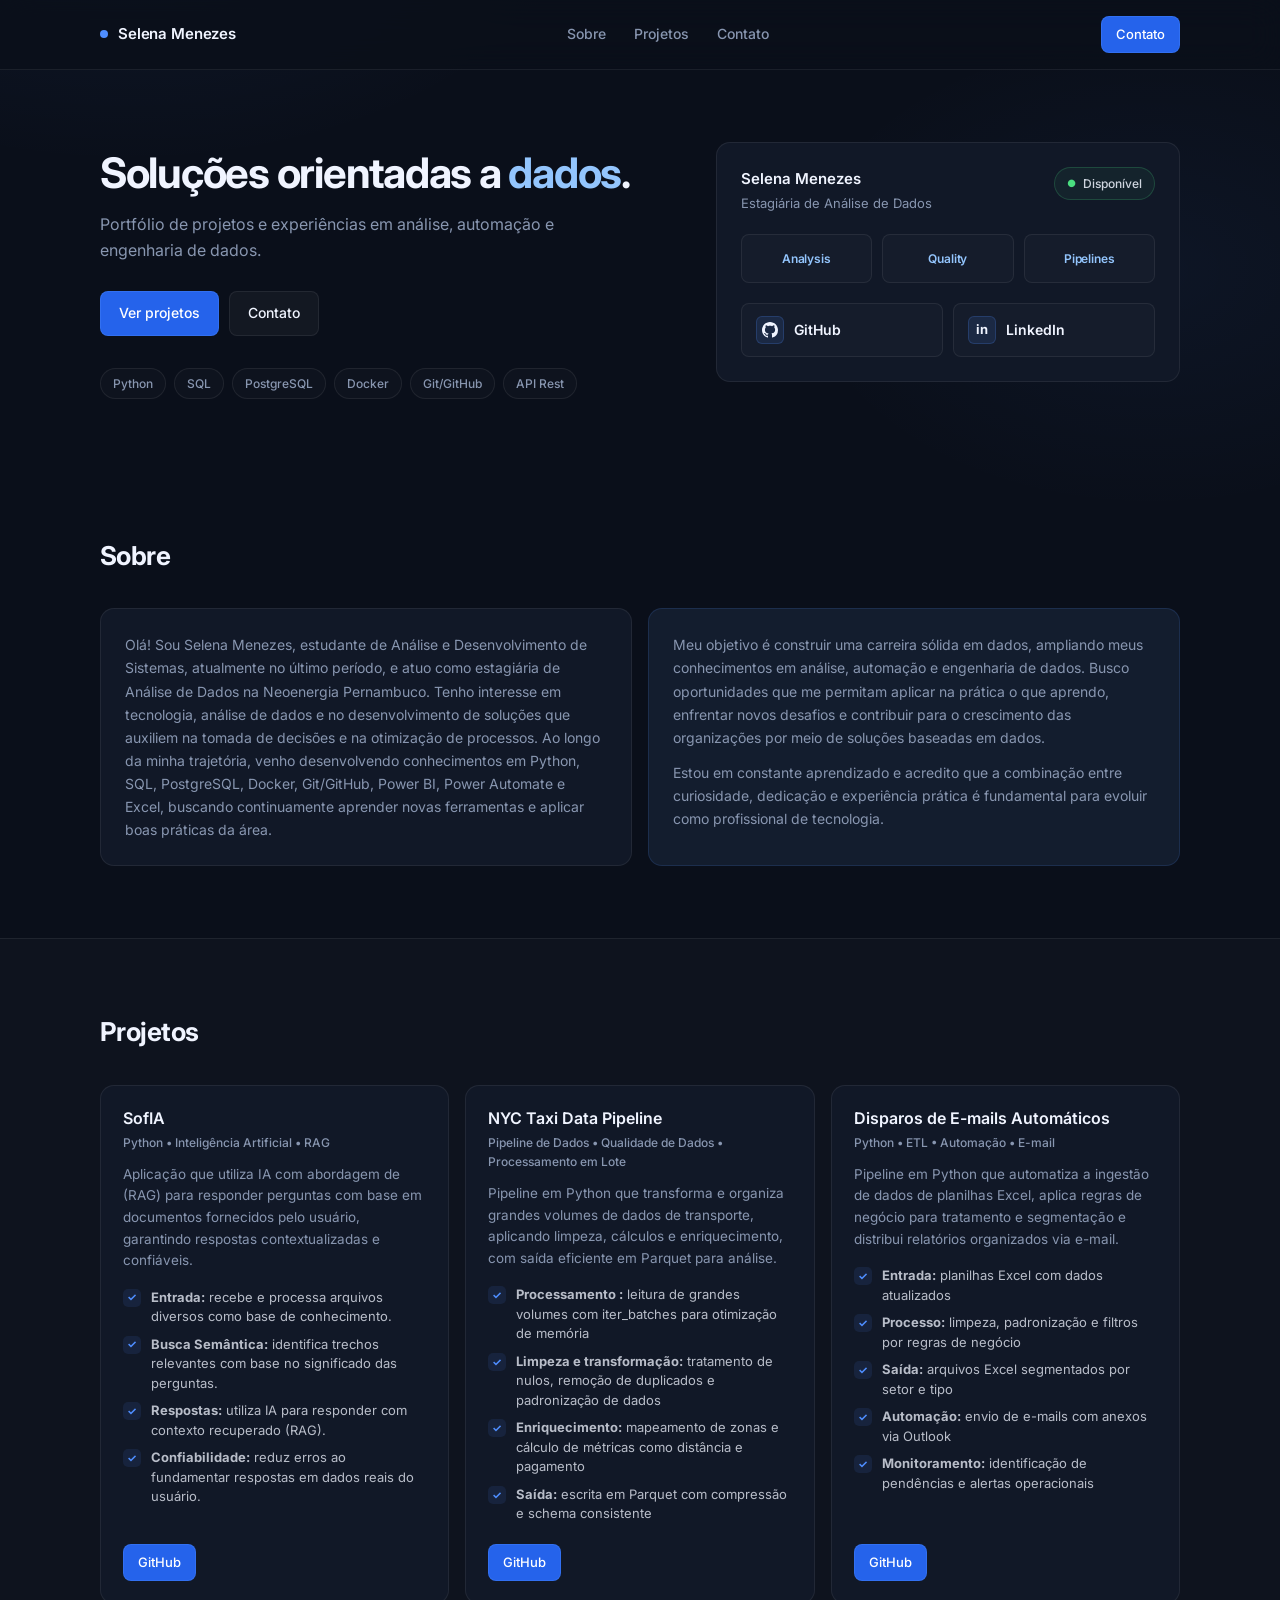
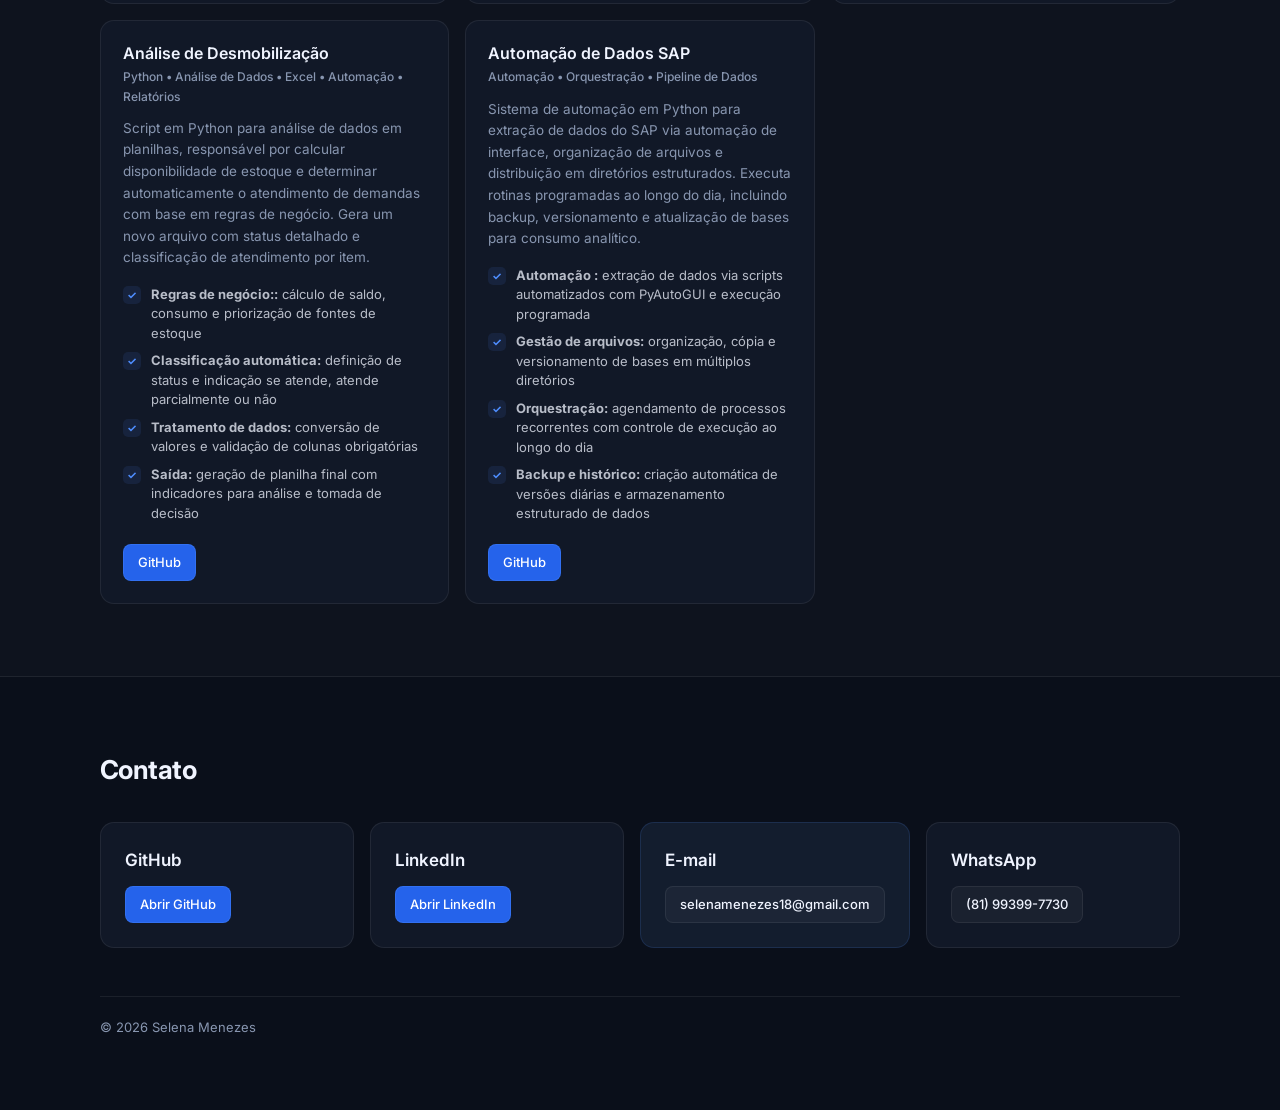
<file: index.html>
<!doctype html>
<html lang="pt-BR">
<head>
  <meta charset="utf-8" />
  <meta name="viewport" content="width=device-width, initial-scale=1" />
  <meta name="description" content="Portfólio de dados da Selena Menezes: pipelines, ETL e projetos orientados a dados." />
  <title>Selena Menezes | Portfólio</title>
  <link rel="preconnect" href="https://fonts.googleapis.com">
  <link rel="preconnect" href="https://fonts.gstatic.com" crossorigin>
  <link href="https://fonts.googleapis.com/css2?family=Inter:wght@400;600;700&display=swap" rel="stylesheet">
  <link rel="icon" type="image/svg+xml" href="./favicon.svg">
  <link rel="stylesheet" href="./styles.css" />

  <meta property="og:title" content="Selena Menezes | Portfólio de Dados" />
  <meta property="og:description" content="" />
  <meta property="og:type" content="website" />
</head>
<body>
  <a class="skip-link" href="#conteudo">Pular para o conteúdo</a>

  <header class="topbar">
    <div class="container topbar__inner">
      <a class="brand" href="#" aria-label="Início">
        <span class="brand__dot" aria-hidden="true"></span>
        Selena Menezes
      </a>

      <nav class="nav" aria-label="Navegação">
        <a href="#sobre" class="nav__link">Sobre</a>
        <a href="#projetos" class="nav__link">Projetos</a>
        <a href="#contato" class="nav__link">Contato</a>
      </nav>

      <a href="#contato" class="btn btn--primary btn--small">Contato</a>
    </div>
  </header>

  <main id="conteudo">
    <!-- HERO -->
    <section class="hero">
      <div class="container hero__grid">
        <div class="hero__copy">
          <h1 class="hero__title">
            Soluções orientadas a <span class="accent">dados</span>.
          </h1>
          <p class="hero__subtitle">
            Portfólio de projetos e experiências em análise, automação e engenharia de dados.
          </p>

          <div class="hero__actions">
            <a class="btn btn--primary" href="#projetos">Ver projetos</a>
            <a class="btn btn--ghost" href="#contato">Contato</a>
          </div>

          <ul class="trust">
            <li class="trust__item">Python</li>
            <li class="trust__item">SQL</li>
            <li class="trust__item">PostgreSQL</li>
            <li class="trust__item">Docker</li>
            <li class="trust__item">Git/GitHub</li>
            <li class="trust__item">API Rest</li>
          </ul>
        </div>

        <div class="hero__card" aria-label="Cartão de destaque">
          <div class="hero__cardTop">
            <div class="profile">
              <div>
                <p class="profile__name">Selena Menezes</p>
                <p class="profile__role">Estagiária de Análise de Dados</p>
              </div>
            </div>
            <div class="status__pill">
              <span class="status__icon" aria-hidden="true">●</span>
              Disponível
            </div>
          </div>

          <div class="hero__stats" role="list">
            <div class="stat" role="listitem">
              <div class="stat__num">Analysis</div>
            </div>
            <div class="stat" role="listitem">
              <div class="stat__num">Quality</div>
            </div>
            <div class="stat" role="listitem">
              <div class="stat__num">Pipelines</div>
            </div>
          </div>

          <div class="hero__links" id="links-quick">
            <a class="linkCard" href="https://github.com/selenamenezes" target="_blank" rel="noreferrer noopener">
              <span class="linkCard__icon" aria-hidden="true">
                <svg width="16" height="16" viewBox="0 0 24 24" fill="currentColor" xmlns="http://www.w3.org/2000/svg">
                  <path d="M12 0C5.37 0 0 5.37 0 12c0 5.31 3.435 9.795 8.205 11.385.6.105.825-.255.825-.57 0-.285-.015-1.23-.015-2.235-3.015.555-3.795-.735-4.035-1.41-.135-.345-.72-1.41-1.23-1.695-.42-.225-1.02-.78-.015-.795.945-.015 1.62.87 1.845 1.23 1.08 1.815 2.805 1.305 3.495.99.105-.78.42-1.305.765-1.605-2.67-.3-5.46-1.335-5.46-5.925 0-1.305.465-2.385 1.23-3.225-.12-.3-.54-1.53.12-3.18 0 0 1.005-.315 3.3 1.23.96-.27 1.98-.405 3-.405s2.04.135 3 .405c2.295-1.56 3.3-1.23 3.3-1.23.66 1.65.24 2.88.12 3.18.765.84 1.23 1.905 1.23 3.225 0 4.605-2.805 5.625-5.475 5.925.435.375.81 1.095.81 2.22 0 1.605-.015 2.895-.015 3.3 0 .315.225.69.825.57A12.02 12.02 0 0 0 24 12c0-6.63-5.37-12-12-12z"/>
                </svg>
              </span>
              <span class="linkCard__text">GitHub</span>
            </a>
            <a class="linkCard" href="https://www.linkedin.com/in/selena-menezes/" target="_blank" rel="noreferrer noopener">
              <span class="linkCard__icon" aria-hidden="true">in</span>
              <span class="linkCard__text">LinkedIn</span>
            </a>
          </div>
        </div>
      </div>
    </section>

    <!-- SOBRE -->
    <section class="section" id="sobre">
      <div class="container">
        <div class="section__header">
          <h2 class="section__title">Sobre</h2>
        </div>

        <div class="grid-2">
          <div class="card">
            <p class="card__text">
              Olá! Sou Selena Menezes, estudante de Análise e Desenvolvimento de Sistemas, atualmente no último período, e atuo como estagiária de Análise de Dados na Neoenergia Pernambuco.
              Tenho interesse em tecnologia, análise de dados e no desenvolvimento de soluções que auxiliem na tomada de decisões e na otimização de processos.
              Ao longo da minha trajetória, venho desenvolvendo conhecimentos em Python, SQL, PostgreSQL, Docker, Git/GitHub, Power BI, Power Automate e Excel, buscando continuamente aprender novas ferramentas e aplicar boas práticas da área.
            </p>
          </div>

          <div class="card card--accent">
            <p class="card__text">
              Meu objetivo é construir uma carreira sólida em dados, ampliando meus conhecimentos em análise, automação e engenharia de dados. Busco oportunidades que me permitam aplicar na prática o que aprendo, enfrentar novos desafios e contribuir para o crescimento das organizações por meio de soluções baseadas em dados.
            </p>
            <p class="card__text">
              Estou em constante aprendizado e acredito que a combinação entre curiosidade, dedicação e experiência prática é fundamental para evoluir como profissional de tecnologia.
            </p>
          </div>
        </div>
      </div>
    </section>

    <!-- PROJETOS -->
    <section class="section section--alt" id="projetos">
      <div class="container">
        <div class="section__header">
          <h2 class="section__title">Projetos</h2>
        </div>

        <div class="projectGrid" id="projectGrid">
          <!-- PROJECT 1 -->
          <article class="projectCard" data-project>
            <div class="projectCard__top">
              <div>
                <h3 class="projectCard__title">SofIA</h3>
                <p class="projectCard__meta">Python • Inteligência Artificial • RAG</p>
              </div>
            </div>

            <p class="projectCard__desc">
              Aplicação que utiliza IA com abordagem de (RAG) para responder perguntas com base em documentos fornecidos pelo usuário, garantindo respostas contextualizadas e confiáveis.
            </p>

            <div class="projectCard__bullets">

              <div class="bullet">
                <span class="bullet__icon" aria-hidden="true">✓</span>
                <span><b>Entrada:</b> recebe e processa arquivos diversos como base de conhecimento.</span>
              </div>
              <div class="bullet">
                <span class="bullet__icon" aria-hidden="true">✓</span>
                <span><b>Busca Semântica:</b> identifica trechos relevantes com base no significado das perguntas.</span>
              </div>
              <div class="bullet">
                <span class="bullet__icon" aria-hidden="true">✓</span>
                <span><b>Respostas:</b> utiliza IA para responder com contexto recuperado (RAG).</span>
              </div>
              <div class="bullet">
                <span class="bullet__icon" aria-hidden="true">✓</span>
                <span><b>Confiabilidade:</b> reduz erros ao fundamentar respostas em dados reais do usuário.</span>
              </div>
            </div>

            <div class="projectCard__links">
              <a class="btn btn--primary btn--small" href="https://github.com/selenamenezes/sofIA_ETEPD" target="_blank" rel="noreferrer noopener">GitHub</a>
            </div>
          </article>

           <!-- PROJECT 3 -->
          <article class="projectCard" data-project>
            <div class="projectCard__top">
              <div>
                <h3 class="projectCard__title">NYC Taxi Data Pipeline</h3>
                <p class="projectCard__meta">Pipeline de Dados • Qualidade de Dados • Processamento em Lote</p>
              </div>
            </div>

            <p class="projectCard__desc">
              Pipeline em Python que transforma e organiza grandes volumes de dados de transporte, aplicando limpeza, cálculos e enriquecimento, com saída eficiente em Parquet para análise.
            </p>

            <div class="projectCard__bullets">
              <div class="bullet"><span class="bullet__icon" aria-hidden="true">✓</span><span><b>Processamento :</b> leitura de grandes volumes com iter_batches para otimização de memória</span></div>
              <div class="bullet"><span class="bullet__icon" aria-hidden="true">✓</span><span><b> Limpeza e transformação:</b> tratamento de nulos, remoção de duplicados e padronização de dados</span></div>
              <div class="bullet"><span class="bullet__icon" aria-hidden="true">✓</span><span><b> Enriquecimento:</b> mapeamento de zonas e cálculo de métricas como distância e pagamento</span></div>
              <div class="bullet"><span class="bullet__icon" aria-hidden="true">✓</span><span><b>Saída:</b> escrita em Parquet com compressão e schema consistente</span></div>
            </div>

            <div class="projectCard__links">
              <a class="btn btn--primary btn--small" href="https://github.com/selenamenezes/NYC-Taxi-Data-Pipeline" target="_blank" rel="noreferrer noopener">GitHub</a>
            </div>
          </article>
          
          <!-- PROJECT 2 -->
          <article class="projectCard" data-project>
            <div class="projectCard__top">
              <div>
                <h3 class="projectCard__title">Disparos de E-mails Automáticos</h3>
                <p class="projectCard__meta">Python • ETL • Automação • E-mail</p>
              </div>
            </div>

            <p class="projectCard__desc">
              Pipeline em Python que automatiza a ingestão de dados de planilhas Excel, aplica regras de negócio para tratamento e segmentação e distribui relatórios organizados via e-mail.
            </p>

            <div class="projectCard__bullets">
              <div class="bullet"><span class="bullet__icon" aria-hidden="true">✓</span><span><b>Entrada:</b>  planilhas Excel com dados atualizados</span></div>
              <div class="bullet"><span class="bullet__icon" aria-hidden="true">✓</span><span><b>Processo:</b> limpeza, padronização e filtros por regras de negócio </span></div>
              <div class="bullet"><span class="bullet__icon" aria-hidden="true">✓</span><span><b>Saída:</b> arquivos Excel segmentados por setor e tipo</span></div>
              <div class="bullet"><span class="bullet__icon" aria-hidden="true">✓</span><span><b>Automação:</b> envio de e-mails com anexos via Outlook</span></div>
              <div class="bullet"><span class="bullet__icon" aria-hidden="true">✓</span><span><b>Monitoramento:</b> identificação de pendências e alertas operacionais</span></div>
            </div>

            <div class="projectCard__links">
              <a class="btn btn--primary btn--small" href="https://github.com/selenamenezes/envio_automatico_emails" target="_blank" rel="noreferrer noopener">GitHub</a>
            </div>
          </article>

          <!-- PROJECT 5 -->
          <article class="projectCard" data-project>
            <div class="projectCard__top">
              <div>
                <h3 class="projectCard__title">Análise de Desmobilização</h3>
                <p class="projectCard__meta">Python • Análise de Dados • Excel • Automação • Relatórios</p>
              </div>
            </div>

            <p class="projectCard__desc">
              Script em Python para análise de dados em planilhas, responsável por calcular disponibilidade de estoque e determinar automaticamente o atendimento de demandas com base em regras de negócio. Gera um novo arquivo com status detalhado e classificação de atendimento por item.
            </p>

            <div class="projectCard__bullets">
              <div class="bullet"><span class="bullet__icon" aria-hidden="true">✓</span><span><b>Regras de negócio::</b> cálculo de saldo, consumo e priorização de fontes de estoque</span></div>
              <div class="bullet"><span class="bullet__icon" aria-hidden="true">✓</span><span><b>Classificação automática:</b> definição de status e indicação se atende, atende parcialmente ou não</span></div>
              <div class="bullet"><span class="bullet__icon" aria-hidden="true">✓</span><span><b>Tratamento de dados:</b> conversão de valores e validação de colunas obrigatórias</span></div>
              <div class="bullet"><span class="bullet__icon" aria-hidden="true">✓</span><span><b>Saída:</b>  geração de planilha final com indicadores para análise e tomada de decisão</span></div>
            </div>

            <div class="projectCard__links">
              <a class="btn btn--primary btn--small" href="https://github.com/selenamenezes/analise_desmobilizacao" target="_blank" rel="noreferrer noopener">GitHub</a>
            </div>
          </article>

          <!-- PROJECT 4 -->
          <article class="projectCard" data-project>
            <div class="projectCard__top">
              <div>
                <h3 class="projectCard__title">Automação de Dados SAP</h3>
                <p class="projectCard__meta">Automação  • Orquestração  • Pipeline de Dados</p>
              </div>
            </div>

            <p class="projectCard__desc">
              Sistema de automação em Python para extração de dados do SAP via automação de interface, organização de arquivos e distribuição em diretórios estruturados. Executa rotinas programadas ao longo do dia, incluindo backup, versionamento e atualização de bases para consumo analítico.
            </p>

            <div class="projectCard__bullets">
              <div class="bullet"><span class="bullet__icon" aria-hidden="true">✓</span><span><b>Automação :</b>  extração de dados via scripts automatizados com PyAutoGUI e execução programada</span></div>
              <div class="bullet"><span class="bullet__icon" aria-hidden="true">✓</span><span><b>Gestão de arquivos:</b> organização, cópia e versionamento de bases em múltiplos diretórios</span></div>
              <div class="bullet"><span class="bullet__icon" aria-hidden="true">✓</span><span><b>Orquestração:</b> agendamento de processos recorrentes com controle de execução ao longo do dia</span></div>
              <div class="bullet"><span class="bullet__icon" aria-hidden="true">✓</span><span><b>Backup e histórico:</b> criação automática de versões diárias e armazenamento estruturado de dados</span></div>
            </div>

            <div class="projectCard__links">
              <a class="btn btn--primary btn--small" href="https://github.com/selenamenezes/atualizacoes_24h" target="_blank" rel="noreferrer noopener">GitHub</a>
            </div>
          </article>

        </div>

      </div>
    </section>

    <!-- CONTATO -->
    <section class="section" id="contato">
      <div class="container">
        <div class="section__header">
          <h2 class="section__title">Contato</h2>
        </div>

        <div class="grid-4">
          <div class="card">
            <h3 class="card__title">GitHub</h3>
            <a class="btn btn--primary btn--small" href="https://github.com/selenamenezes" target="_blank" rel="noreferrer noopener">Abrir GitHub</a>
          </div>
          <div class="card">
            <h3 class="card__title">LinkedIn</h3>
            <a class="btn btn--primary btn--small" href="https://www.linkedin.com/in/selena-menezes" target="_blank" rel="noreferrer noopener">Abrir LinkedIn</a>
          </div>
          <div class="card card--accent">
            <h3 class="card__title">E-mail</h3>
            <a class="btn btn--ghost btn--small" href="mailto:selenamenezes18@gmail.com">selenamenezes18@gmail.com</a>
          </div>
          <div class="card">
            <h3 class="card__title">WhatsApp</h3>
            <a class="btn btn--ghost btn--small" href="https://wa.me/5581993997730" target="_blank" rel="noreferrer noopener">(81) 99399-7730</a>
          </div>
        </div>

        <footer class="footer">
          <p>
            © <span id="year"></span> Selena Menezes
          </p>
        </footer>
      </div>
    </section>
  </main>

  <script src="./script.js"></script>
</body>
</html>
</file>
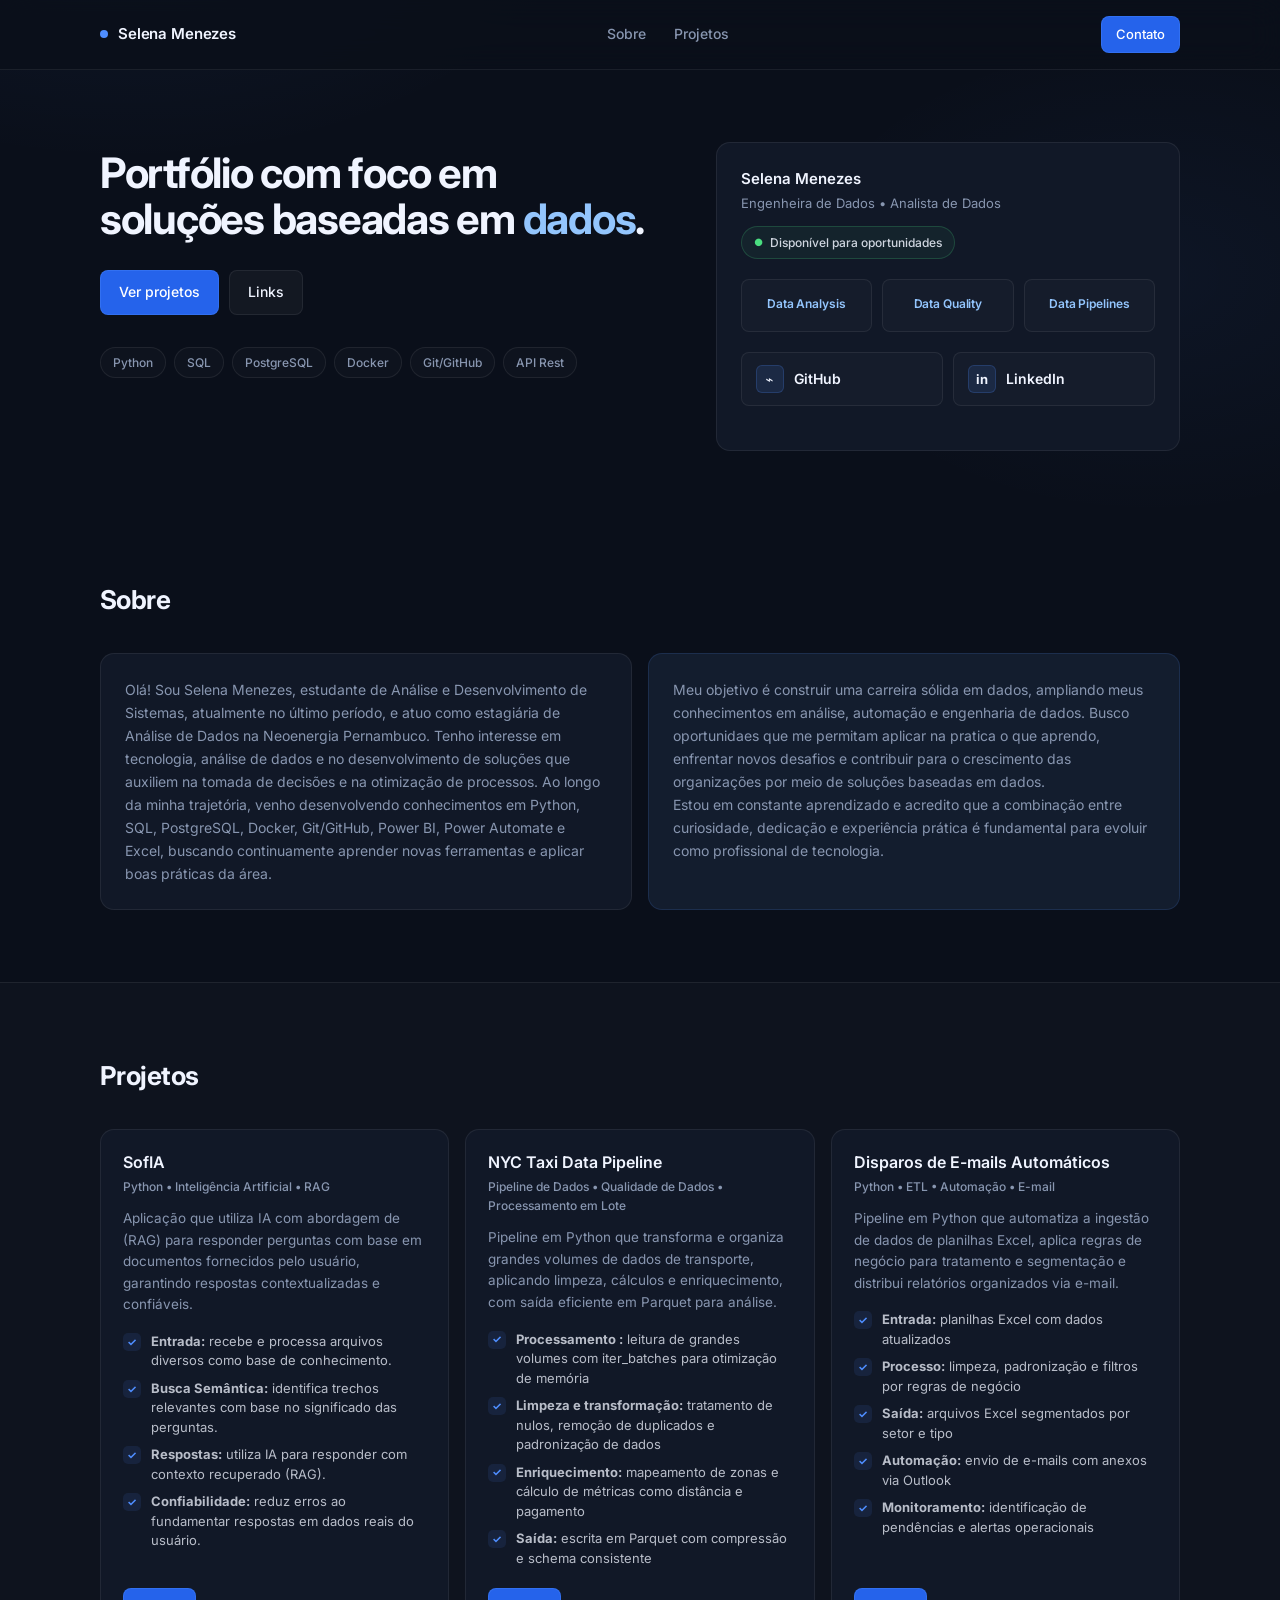
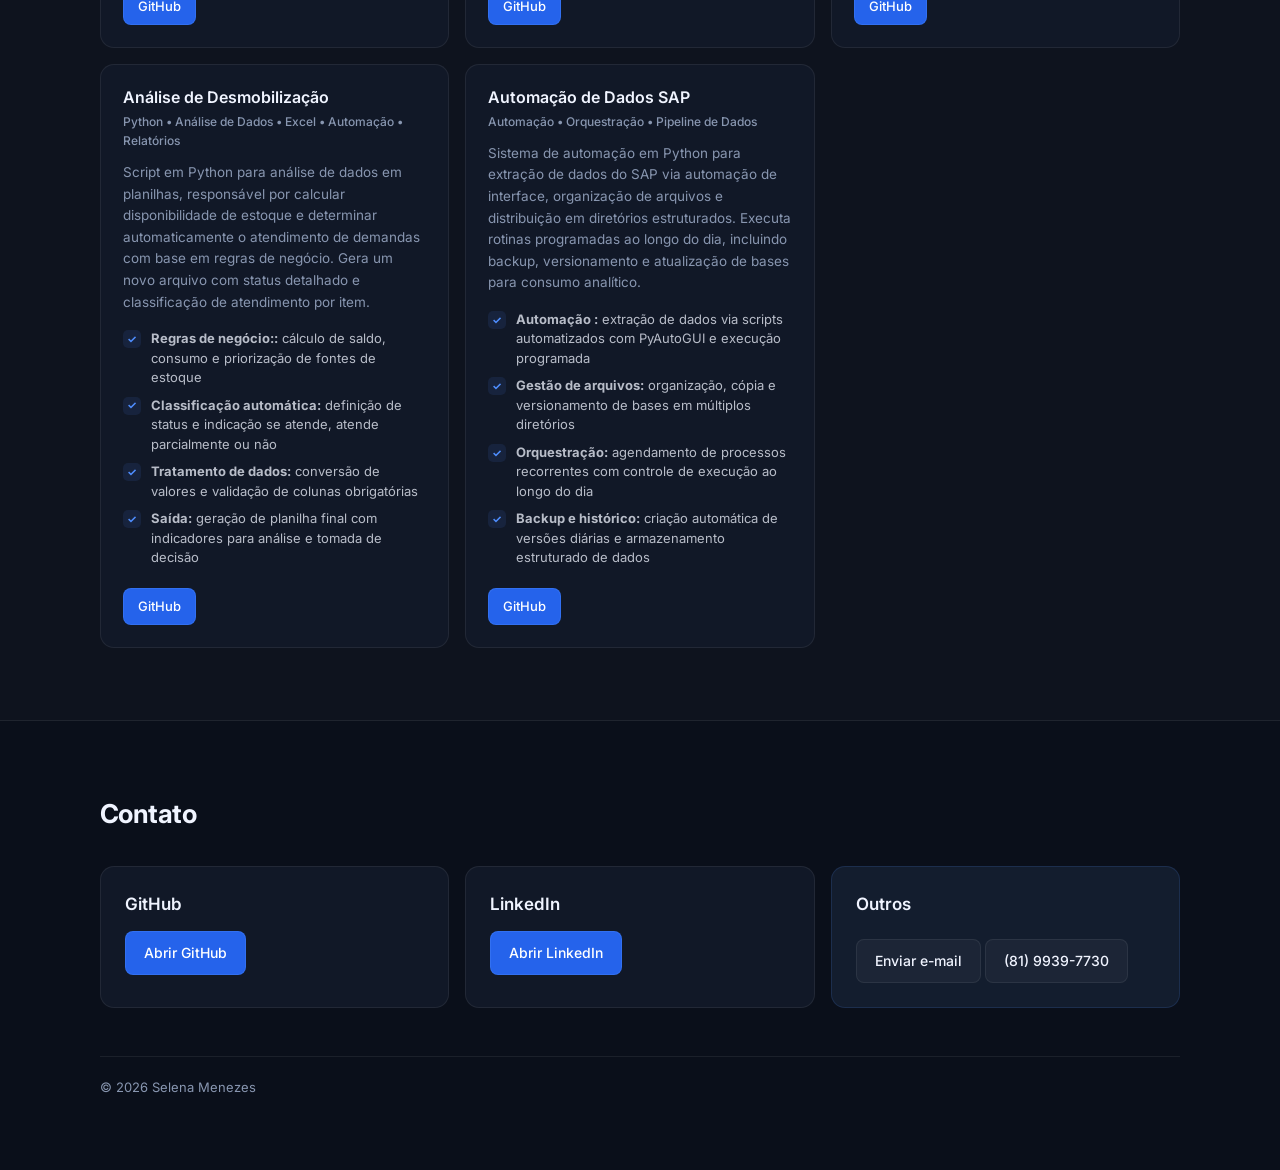
<file: portifolio.html>
<!doctype html>
<html lang="pt-BR">
<head>
  <meta charset="utf-8" />
  <meta name="viewport" content="width=device-width, initial-scale=1" />
  <meta name="description" content="Portfólio de dados da Selena Menezes: pipelines, ETL e projetos orientados a dados." />
  <title>Selena Menezes | Portfólio</title>
  <link rel="preconnect" href="https://fonts.googleapis.com">
  <link rel="preconnect" href="https://fonts.gstatic.com" crossorigin>
  <link href="https://fonts.googleapis.com/css2?family=Inter:wght@400;600;700&display=swap" rel="stylesheet">

  <link rel="stylesheet" href="./styles.css" />

  <meta property="og:title" content="Selena Menezes | Portfólio de Dados" />
  <meta property="og:description" content="pipelines e projetos de dados (sem dashboards)" />
  <meta property="og:type" content="website" />
</head>
<body>
  <a class="skip-link" href="#conteudo">Pular para o conteúdo</a>

  <header class="topbar">
    <div class="container topbar__inner">
      <div class="brand" aria-label="Marca">
        <span class="brand__dot" aria-hidden="true"></span>
        <span class="brand__name">Selena Menezes</span>
      </div>

      <nav class="nav" aria-label="Navegação">
        <a href="#sobre" class="nav__link">Sobre</a>
        <a href="#projetos" class="nav__link">Projetos</a>
      </nav>

      <a href="#contato" class="btn btn--primary btn--small" data-i18n="hire">Contato</a>
    </div>
  </header>

  <main id="conteudo">
    <!-- HERO -->
    <section class="hero">
      <div class="container hero__grid">
        <div class="hero__copy">
          <h1 class="hero__title">
            Portfólio com foco em soluções baseadas em <span class="accent">dados</span>.
          </h1>
          <p class="hero__subtitle">

          </p>

          <div class="hero__actions">
            <a class="btn btn--primary" href="#projetos">Ver projetos</a>
            <a class="btn btn--ghost" href="#contato">Links</a>
          </div>

          <ul class="trust">
            <li class="trust__item">Python</li>
            <li class="trust__item">SQL</li>
            <li class="trust__item">PostgreSQL</li>
            <li class="trust__item">Docker</li>
            <li class="trust__item">Git/GitHub</li>
            <li class="trust__item">API Rest</li>
          </ul>
        </div>

        <div class="hero__card" aria-label="Cartão de destaque">
          <div class="hero__cardTop">
            <div class="profile">

              <div>
                <p class="profile__name">Selena Menezes</p>
                <p class="profile__role">Engenheira de Dados • Analista de Dados</p>
              </div>
            </div>

            <div class="status">
              <div class="status__pill">
                <span class="status__icon" aria-hidden="true">●</span>
                Disponível para oportunidades
              </div>
            </div>
          </div>

          <div class="hero__stats" role="list">
            <div class="stat" role="listitem">
              <div class="stat__num">Data Analysis</div>
              <div class="stat__label"></div>
            </div>
            <div class="stat" role="listitem">
              <div class="stat__num">Data Quality</div>
              <div class="stat__label"></div>
            </div>
            <div class="stat" role="listitem">
              <div class="stat__num">Data Pipelines</div>
              <div class="stat__label"></div>
            </div>
          </div>

          <div class="hero__links" id="links-quick">
            <a class="linkCard" href="https://github.com/selenamenezes" target="_blank" rel="noreferrer noopener">
              <span class="linkCard__icon" aria-hidden="true">⌁</span>
              <span class="linkCard__text">GitHub</span>
              <span class="linkCard__hint"></span>
            </a>
            <a class="linkCard" href="https://www.linkedin.com/in/selena-menezes/" target="_blank" rel="noreferrer noopener">
              <span class="linkCard__icon" aria-hidden="true">in</span>
              <span class="linkCard__text">LinkedIn</span>
              <span class="linkCard__hint"></span>
            </a>
          </div>

          <p class="hero__note">
          </p>
        </div>
      </div>
    </section>

    <!-- SOBRE -->
    <section class="section" id="sobre">
      <div class="container">
        <div class="section__header">
          <h2 class="section__title">Sobre</h2>
        </div>

        <div class="grid-2">
          <div class="card">
            <p class="card__text">
              Olá! Sou Selena Menezes, estudante de Análise e Desenvolvimento de Sistemas, atualmente no último período, e atuo como estagiária de Análise de Dados na Neoenergia Pernambuco.
Tenho interesse em tecnologia, análise de dados e no desenvolvimento de soluções que auxiliem na tomada de decisões e na otimização de processos.
Ao longo da minha trajetória, venho desenvolvendo conhecimentos em Python, SQL, PostgreSQL, Docker, Git/GitHub, Power BI, Power Automate e Excel, buscando continuamente aprender novas ferramentas e aplicar boas práticas da área.
          </div>

          <div class="card card--accent">
            <p class="card__text">
              Meu objetivo é construir uma carreira sólida em dados, ampliando meus conhecimentos em análise, automação e engenharia de dados. Busco oportunidaes que me permitam aplicar na pratica o que aprendo, enfrentar novos desafios
              e contribuir para o crescimento das organizações por meio de soluções baseadas em dados. <br>
              Estou em constante aprendizado e acredito que a combinação entre curiosidade, dedicação e experiência prática é fundamental para evoluir como profissional de tecnologia.
            </p>
            <p class="card__text">
              
            </p>

          </div>
        </div>
      </div>
    </section>

    <!-- PROJETOS -->
    <section class="section section--alt" id="projetos">
      <div class="container">
        <div class="section__header">
          <h2 class="section__title">Projetos</h2>
        </div>

        <div class="projectGrid" id="projectGrid">
          <!-- PROJECT 1 -->
          <article class="projectCard" data-project>
            <div class="projectCard__top">
              <div>
                <h3 class="projectCard__title">SofIA</h3>
                <p class="projectCard__meta">Python • Inteligência Artificial • RAG</p>
              </div>
            </div>

            <p class="projectCard__desc">
              Aplicação que utiliza IA com abordagem de (RAG) para responder perguntas com base em documentos fornecidos pelo usuário, garantindo respostas contextualizadas e confiáveis.
            </p>

            <div class="projectCard__bullets">

              <div class="bullet">
                <span class="bullet__icon" aria-hidden="true">✓</span>
                <span><b>Entrada:</b> recebe e processa arquivos diversos como base de conhecimento.</span>
              </div>
              <div class="bullet">
                <span class="bullet__icon" aria-hidden="true">✓</span>
                <span><b>Busca Semântica:</b> identifica trechos relevantes com base no significado das perguntas.</span>
              </div>
              <div class="bullet">
                <span class="bullet__icon" aria-hidden="true">✓</span>
                <span><b>Respostas:</b> utiliza IA para responder com contexto recuperado (RAG).</span>
              </div>
              <div class="bullet">
                <span class="bullet__icon" aria-hidden="true">✓</span>
                <span><b>Confiabilidade:</b> reduz erros ao fundamentar respostas em dados reais do usuário.</span>
              </div>
            </div>

            <div class="projectCard__links">
              <a class="btn btn--primary btn--small" href="https://github.com/selenamenezes/sofIA_ETEPD" target=_blank  rel="noreferrer noopener">GitHub</a>
       
            </div>

            <div class="details" aria-live="polite" hidden>
              <div class="details__inner">
                <p class="details__title">Como rodar (substitua)</p>
                <ol class="list list--number">
                  <li>Instale dependências: <code>pip install -r requirements.txt</code></li>
                  <li>Configure variáveis em <code>.env</code></li>
                  <li>Execute: <code>python main.py</code></li>
                </ol>

                <p class="details__title">Checklist do pipeline</p>
                <ul class="list">
                  <li>Log das etapas</li>
                  <li>Validações (schema, nulls, ranges)</li>
                  <li>Reprocessamento e idempotência</li>
                </ul>
              </div>
            </div>
          </article>

           <!-- PROJECT 3 -->
          <article class="projectCard" data-project>
            <div class="projectCard__top">
              <div>
                <h3 class="projectCard__title">NYC Taxi Data Pipeline</h3>
                <p class="projectCard__meta">Pipeline de Dados • Qualidade de Dados • Processamento em Lote</p>
              </div>
            </div>

            <p class="projectCard__desc">
              Pipeline em Python que transforma e organiza grandes volumes de dados de transporte, aplicando limpeza, cálculos e enriquecimento, com saída eficiente em Parquet para análise.
            </p>

            <div class="projectCard__bullets">
              <div class="bullet"><span class="bullet__icon" aria-hidden="true">✓</span><span><b>Processamento :</b> leitura de grandes volumes com iter_batches para otimização de memória</span></div>
              <div class="bullet"><span class="bullet__icon" aria-hidden="true">✓</span><span><b> Limpeza e transformação:</b> tratamento de nulos, remoção de duplicados e padronização de dados</span></div>
              <div class="bullet"><span class="bullet__icon" aria-hidden="true">✓</span><span><b> Enriquecimento:</b> mapeamento de zonas e cálculo de métricas como distância e pagamento</span></div>
              <div class="bullet"><span class="bullet__icon" aria-hidden="true">✓</span><span><b>Saída:</b> escrita em Parquet com compressão e schema consistente</span></div>
            </div>

            <div class="projectCard__links">
              <a class="btn btn--primary btn--small" href="https://github.com/selenamenezes/NYC-Taxi-Data-Pipeline" target="_blank" rel="noreferrer noopener">GitHub</a>
            </div>

            <div class="details" hidden>
              <div class="details__inner">
                <p class="details__title">Estrutura recomendada</p>
                <ul class="list">
                  <li><code>tests/</code> com validações</li>
                  <li><code>reports/</code> com resultados</li>
                  <li>Ambiente configurável (sem segredos no código)</li>
                </ul>
              </div>
            </div>
          </article>
          
          <!-- PROJECT 2 -->
          <article class="projectCard" data-project>
            <div class="projectCard__top">
              <div>
                <h3 class="projectCard__title">Disparos de E-mails Automáticos</h3>
                <p class="projectCard__meta">Python • ETL • Automação • E-mail</p>
              </div>
            </div>

            <p class="projectCard__desc">
              Pipeline em Python que automatiza a ingestão de dados de planilhas Excel, aplica regras de negócio para tratamento e segmentação e distribui relatórios organizados via e-mail.
            </p>

            <div class="projectCard__bullets">
              <div class="bullet"><span class="bullet__icon" aria-hidden="true">✓</span><span><b>Entrada:</b>  planilhas Excel com dados atualizados</span></div>
              <div class="bullet"><span class="bullet__icon" aria-hidden="true">✓</span><span><b>Processo:</b> limpeza, padronização e filtros por regras de negócio </span></div>
              <div class="bullet"><span class="bullet__icon" aria-hidden="true">✓</span><span><b>Saída:</b> arquivos Excel segmentados por setor e tipo</span></div>
              <div class="bullet"><span class="bullet__icon" aria-hidden="true">✓</span><span><b>Automação:</b> envio de e-mails com anexos via Outlook</span></div>
              <div class="bullet"><span class="bullet__icon" aria-hidden="true">✓</span><span><b>Monitoramento:</b> identificação de pendências e alertas operacionais</span></div>
            </div>

            <div class="projectCard__links">
              <a class="btn btn--primary btn--small" href="https://github.com/selenamenezes/envio_automatico_emails" target="_blank" rel="noreferrer noopener">GitHub</a>

            </div>

            <div class="details" hidden>
              <div class="details__inner">
                <p class="details__title">Resultados que você pode citar</p>
                <ul class="list">
                  <li>Redução no tempo de execução</li>
                  <li>Redução de falhas/rollback</li>
                  <li>Padronização de schema</li>
                </ul>
              </div>
            </div>
          </article>

          <!-- PROJECT 5 -->
          <article class="projectCard" data-project>
            <div class="projectCard__top">
              <div>
                <h3 class="projectCard__title">Análise de Desmobilização</h3>
                <p class="projectCard__meta">Python • Análise de Dados • Excel • Automação • Relatórios</p>
              </div>
            </div>

            <p class="projectCard__desc">
              Script em Python para análise de dados em planilhas, responsável por calcular disponibilidade de estoque e determinar automaticamente o atendimento de demandas com base em regras de negócio. Gera um novo arquivo com status detalhado e classificação de atendimento por item.
            </p>

            <div class="projectCard__bullets">
              <div class="bullet"><span class="bullet__icon" aria-hidden="true">✓</span><span><b>Regras de negócio::</b> cálculo de saldo, consumo e priorização de fontes de estoque</span></div>
              <div class="bullet"><span class="bullet__icon" aria-hidden="true">✓</span><span><b>Classificação automática:</b> definição de status e indicação se atende, atende parcialmente ou não</span></div>
              <div class="bullet"><span class="bullet__icon" aria-hidden="true">✓</span><span><b>Tratamento de dados:</b> conversão de valores e validação de colunas obrigatórias</span></div>
              <div class="bullet"><span class="bullet__icon" aria-hidden="true">✓</span><span><b>Saída:</b>  geração de planilha final com indicadores para análise e tomada de decisão</span></div>
            </div>

            <div class="projectCard__links">
              <a class="btn btn--primary btn--small" href="https://github.com/selenamenezes/analise_desmobilizacao" target="_blank" rel="noreferrer noopener">GitHub</a>
            </div>

            <div class="details" hidden>
              <div class="details__inner">
                <p class="details__title">Checklist de qualidade</p>
                <ul class="list">
                  <li>Logs das etapas e contagem de registros</li>
                  <li>Validações antes/depois do load</li>
                  <li>Configuração via variáveis/arquivos (sem segredos no código)</li>
                </ul>
              </div>
            </div>
          </article>

          <!-- PROJECT 4 -->
          <article class="projectCard" data-project>
            <div class="projectCard__top">
              <div>
                <h3 class="projectCard__title">Automação de Dados SAP</h3>
                <p class="projectCard__meta">Automação  • Orquestração  • Pipeline de Dados</p>
              </div>
            </div>

            <p class="projectCard__desc">
              Sistema de automação em Python para extração de dados do SAP via automação de interface, organização de arquivos e distribuição em diretórios estruturados. Executa rotinas programadas ao longo do dia, incluindo backup, versionamento e atualização de bases para consumo analítico.
            </p>

            <div class="projectCard__bullets">
              <div class="bullet"><span class="bullet__icon" aria-hidden="true">✓</span><span><b>Automação :</b>  extração de dados via scripts automatizados com PyAutoGUI e execução programada</span></div>
              <div class="bullet"><span class="bullet__icon" aria-hidden="true">✓</span><span><b>Gestão de arquivos:</b> organização, cópia e versionamento de bases em múltiplos diretórios</span></div>
              <div class="bullet"><span class="bullet__icon" aria-hidden="true">✓</span><span><b>Orquestração:</b> agendamento de processos recorrentes com controle de execução ao longo do dia</span></div>
              <div class="bullet"><span class="bullet__icon" aria-hidden="true">✓</span><span><b>Backup e histórico:</b> criação automática de versões diárias e armazenamento estruturado de dados</span></div>
            </div>

            <div class="projectCard__links">
              <a class="btn btn--primary btn--small" href="https://github.com/selenamenezes/atualizacoes_24h" target="_blank" rel="noreferrer noopener">GitHub</a>
            </div>

            <div class="details" hidden>
              <div class="details__inner">
                <p class="details__title">O que destacar no README</p>
                <ul class="list">
                  <li>Exemplos de entrada (formato esperado)</li>
                  <li>Regras de validação (critérios e resultados)</li>
                  <li>Estratégia de idempotência e reprocessamento</li>
                </ul>
              </div>
            </div>
          </article>

        </div>

      </div>
    </section>

    <!-- CONTATO -->
    <section class="section" id="contato">
      <div class="container">
        <div class="section__header">
          <h2 class="section__title">Contato</h2>
        </div>

        <div class="grid-3">
          <div class="card">
            <h3 class="card__title">GitHub</h3>
            <a class="btn btn--primary" href="https://github.com/selenamenezes" target="_blank" rel="noreferrer noopener">Abrir GitHub</a>
          </div>
          <div class="card">
            <h3 class="card__title">LinkedIn</h3>
            <a class="btn btn--primary" href="https://www.linkedin.com/in/selena-menezes" target="_blank" rel="noreferrer noopener">Abrir LinkedIn</a>
          </div>
          <div class="card card--accent">
            <h3 class="card__title">Outros</h3>
            <a class="btn btn--ghost" href="mailto:selenamenezes18@gmail.com">Enviar e-mail</a>
            <a class="btn btn--ghost">(81) 9939-7730</a>
          </div>
        </div>

        <footer class="footer">
          <p>
            © <span id="year"></span> Selena Menezes
          </p>
        </footer>
      </div>
    </section>
  </main>

  <script src="./script.js"></script>
</body>
</html>
</file>
<file: styles.css>
/* ─── Design Tokens ─────────────────────────────────── */
:root {
  --bg:       #0a0f1a;
  --bg2:      #0d1424;
  --card:     #111827;
  --card2:    #131d2e;
  --text:     #f0f4ff;
  --muted:    #8896b0;
  --subtle:   #4a5568;
  --primary:  #4f8eff;
  --primary2: #2563eb;
  --accent:   #93c5fd;
  --green:    #4ade80;
  --border:   rgba(255, 255, 255, 0.07);
  --border2:  rgba(255, 255, 255, 0.12);
  --shadow:   0 4px 24px rgba(0, 0, 0, 0.4);
  --radius:   14px;
  --radius-sm: 8px;
}

/* ─── Reset & Base ───────────────────────────────────── */
*, *::before, *::after { box-sizing: border-box; margin: 0; padding: 0; }
html { scroll-behavior: smooth; }
body {
  font-family: Inter, system-ui, -apple-system, Segoe UI, sans-serif;
  font-size: 15px;
  line-height: 1.6;
  color: var(--text);
  background: var(--bg);
  background-image:
    radial-gradient(ellipse 800px 500px at 10% -5%, rgba(79, 142, 255, 0.08) 0%, transparent 60%),
    radial-gradient(ellipse 600px 400px at 90% 10%, rgba(79, 142, 255, 0.05) 0%, transparent 60%);
  -webkit-font-smoothing: antialiased;
}

.container {
  width: min(1080px, calc(100% - 48px));
  margin: 0 auto;
}

.skip-link {
  position: absolute; left: -999px; top: auto;
  width: 1px; height: 1px; overflow: hidden;
}
.skip-link:focus {
  left: 16px; top: 16px;
  width: auto; height: auto;
  padding: 8px 14px;
  background: #000; color: #fff;
  z-index: 9999;
  border-radius: var(--radius-sm);
}

/* ─── Topbar ─────────────────────────────────────────── */
.topbar {
  position: sticky;
  top: 0;
  z-index: 50;
  backdrop-filter: blur(16px);
  -webkit-backdrop-filter: blur(16px);
  background: rgba(10, 15, 26, 0.8);
  border-bottom: 1px solid var(--border);
}
.topbar__inner {
  display: flex;
  align-items: center;
  justify-content: space-between;
  gap: 16px;
  padding: 16px 0;
}

.brand {
  display: flex;
  align-items: center;
  gap: 10px;
  font-weight: 600;
  font-size: 15px;
  letter-spacing: -0.01em;
  color: var(--text);
  text-decoration: none;
}
.brand__dot {
  width: 8px; height: 8px;
  border-radius: 50%;
  background: var(--primary);
}

.nav { display: flex; gap: 4px; align-items: center; }
.nav__link {
  color: var(--muted);
  text-decoration: none;
  font-weight: 500;
  font-size: 14px;
  padding: 6px 12px;
  border-radius: var(--radius-sm);
  transition: color 0.15s, background 0.15s;
}
.nav__link:hover {
  color: var(--text);
  background: rgba(255, 255, 255, 0.05);
}

/* ─── Buttons ────────────────────────────────────────── */
.btn {
  display: inline-flex;
  align-items: center;
  justify-content: center;
  gap: 8px;
  border-radius: var(--radius-sm);
  padding: 10px 18px;
  border: 1px solid var(--border2);
  color: var(--text);
  text-decoration: none;
  font-weight: 500;
  font-size: 14px;
  transition: opacity 0.15s, background 0.15s, border-color 0.15s;
  cursor: pointer;
  white-space: nowrap;
}
.btn:hover { opacity: 0.85; }
.btn:active { opacity: 0.7; }
.btn--small { padding: 7px 14px; font-size: 13px; }
.btn--primary {
  background: var(--primary2);
  border-color: rgba(79, 142, 255, 0.3);
  color: #fff;
}
.btn--primary:hover {
  background: var(--primary);
  opacity: 1;
}
.btn--ghost {
  background: rgba(255, 255, 255, 0.04);
  border-color: var(--border);
}
.btn--ghost:hover {
  background: rgba(255, 255, 255, 0.08);
  opacity: 1;
}

/* ─── Hero ───────────────────────────────────────────── */
.hero { padding: 72px 0 56px; }
.hero__grid {
  display: grid;
  grid-template-columns: 1.1fr 0.9fr;
  gap: 48px;
  align-items: start;
}
.hero__copy { padding: 8px 0; }

.hero__title {
  font-size: 42px;
  line-height: 1.1;
  letter-spacing: -0.03em;
  font-weight: 700;
  margin-bottom: 16px;
  color: var(--text);
}
.accent { color: var(--accent); }
.hero__subtitle {
  color: var(--muted);
  font-size: 16px;
  line-height: 1.6;
  max-width: 50ch;
  margin-bottom: 28px;
}
.hero__actions {
  display: flex;
  gap: 10px;
  flex-wrap: wrap;
  margin-bottom: 32px;
}

.trust {
  list-style: none;
  display: flex;
  flex-wrap: wrap;
  gap: 8px;
}
.trust__item {
  padding: 5px 12px;
  border: 1px solid var(--border);
  border-radius: 999px;
  font-size: 12px;
  font-weight: 500;
  color: var(--muted);
  background: rgba(255, 255, 255, 0.02);
}

/* Hero Card */
.hero__card {
  background: var(--card);
  border: 1px solid var(--border);
  border-radius: var(--radius);
  padding: 24px;
  display: flex;
  flex-direction: column;
  gap: 20px;
}
.hero__cardTop {
  display: flex;
  justify-content: space-between;
  align-items: flex-start;
  gap: 12px;
  flex-wrap: wrap;
}
.profile { display: flex; align-items: center; gap: 12px; }
.profile__name { font-weight: 600; font-size: 15px; margin-bottom: 2px; }
.profile__role { color: var(--muted); font-size: 13px; }

.status__pill {
  display: inline-flex;
  align-items: center;
  gap: 7px;
  padding: 6px 12px;
  border-radius: 999px;
  border: 1px solid rgba(74, 222, 128, 0.2);
  background: rgba(74, 222, 128, 0.06);
  font-size: 12px;
  font-weight: 500;
  color: rgba(240, 244, 255, 0.85);
  white-space: nowrap;
}
.status__icon { color: var(--green); font-size: 10px; }

.hero__stats {
  display: grid;
  grid-template-columns: repeat(3, 1fr);
  gap: 10px;
}
.stat {
  padding: 14px 12px;
  border-radius: var(--radius-sm);
  border: 1px solid var(--border);
  background: rgba(255, 255, 255, 0.02);
  text-align: center;
}
.stat__num {
  font-size: 12px;
  font-weight: 600;
  color: var(--accent);
  letter-spacing: -0.01em;
}
.stat__label { color: var(--muted); font-size: 11px; margin-top: 4px; }

.hero__links {
  display: grid;
  grid-template-columns: 1fr 1fr;
  gap: 10px;
}
.linkCard {
  text-decoration: none;
  color: var(--text);
  border-radius: var(--radius-sm);
  border: 1px solid var(--border);
  background: rgba(255, 255, 255, 0.02);
  padding: 12px 14px;
  display: flex;
  align-items: center;
  gap: 10px;
  transition: border-color 0.15s, background 0.15s;
  font-size: 14px;
  font-weight: 500;
}
.linkCard:hover {
  border-color: var(--border2);
  background: rgba(255, 255, 255, 0.05);
}
.linkCard__icon {
  width: 28px; height: 28px;
  border-radius: 6px;
  display: flex; align-items: center; justify-content: center;
  background: rgba(79, 142, 255, 0.12);
  border: 1px solid rgba(79, 142, 255, 0.2);
  color: var(--text);
  font-weight: 700;
  font-size: 13px;
  flex-shrink: 0;
}
.linkCard__text { font-weight: 600; }
.linkCard__hint { margin-left: auto; color: var(--subtle); font-size: 12px; }

.hero__note { color: var(--muted); font-size: 13px; line-height: 1.5; }

/* ─── Sections ───────────────────────────────────────── */
.section { padding: 72px 0; }
.section--alt {
  background: rgba(255, 255, 255, 0.015);
  border-top: 1px solid var(--border);
  border-bottom: 1px solid var(--border);
}
.section__header { margin-bottom: 32px; }
.section__title {
  font-size: 26px;
  font-weight: 700;
  letter-spacing: -0.02em;
  color: var(--text);
}
.section__subtitle { color: var(--muted); margin-top: 6px; }

/* ─── Grids ──────────────────────────────────────────── */
.grid-2 { display: grid; grid-template-columns: 1fr 1fr; gap: 16px; }
.grid-3 { display: grid; grid-template-columns: repeat(3, 1fr); gap: 16px; }
.grid-4 { display: grid; grid-template-columns: repeat(4, 1fr); gap: 16px; }

/* ─── Cards ──────────────────────────────────────────── */
.card {
  background: var(--card);
  border: 1px solid var(--border);
  border-radius: var(--radius);
  padding: 24px;
}
.card--accent {
  background: var(--card2);
  border-color: rgba(79, 142, 255, 0.15);
}
.card__title {
  font-size: 17px;
  font-weight: 600;
  margin-bottom: 12px;
}
.card__text {
  color: var(--muted);
  font-size: 14px;
  line-height: 1.65;
}
.card__text + .card__text { margin-top: 12px; }

/* ─── Projects ───────────────────────────────────────── */
.projectGrid {
  display: grid;
  grid-template-columns: repeat(3, 1fr);
  gap: 16px;
}
.projectCard {
  background: var(--card);
  border: 1px solid var(--border);
  border-radius: var(--radius);
  padding: 22px;
  display: flex;
  flex-direction: column;
  transition: border-color 0.2s;
}
.projectCard:hover { border-color: var(--border2); }

.projectCard__top {
  display: flex;
  align-items: flex-start;
  justify-content: space-between;
  gap: 12px;
  margin-bottom: 12px;
}
.projectCard__title {
  font-size: 16px;
  font-weight: 600;
  line-height: 1.3;
  color: var(--text);
}
.projectCard__meta {
  color: var(--muted);
  font-size: 12px;
  font-weight: 500;
  margin-top: 4px;
}
.projectCard__desc {
  color: var(--muted);
  font-size: 13.5px;
  line-height: 1.6;
  margin-bottom: 16px;
}
.projectCard__bullets {
  display: flex;
  flex-direction: column;
  gap: 8px;
  margin-bottom: 4px;
}
.bullet {
  display: flex;
  gap: 10px;
  align-items: flex-start;
  font-size: 13px;
  color: rgba(240, 244, 255, 0.75);
  line-height: 1.5;
}
.bullet__icon {
  width: 18px; height: 18px;
  border-radius: 5px;
  display: inline-flex;
  align-items: center;
  justify-content: center;
  background: rgba(79, 142, 255, 0.1);
  color: var(--primary);
  font-size: 11px;
  font-weight: 700;
  flex-shrink: 0;
  margin-top: 1px;
}

.projectCard__links {
  display: flex;
  gap: 8px;
  margin-top: auto;
  padding-top: 16px;
}

.details {
  margin-top: 12px;
  padding-top: 12px;
  border-top: 1px solid var(--border);
}
.details__inner { color: var(--muted); font-size: 13px; }
.details__title {
  font-weight: 600;
  color: var(--text);
  margin-bottom: 8px;
}

.list {
  padding-left: 18px;
  color: var(--muted);
  line-height: 1.7;
  font-size: 13px;
}
.list code {
  color: var(--accent);
  background: rgba(79, 142, 255, 0.08);
  padding: 1px 5px;
  border-radius: 4px;
  font-size: 12px;
}
.list--number { padding-left: 20px; }

/* ─── Contact Cards ──────────────────────────────────── */
.card .btn + .btn { margin-top: 8px; }

/* ─── Footer ─────────────────────────────────────────── */
.footer {
  margin-top: 48px;
  padding-top: 20px;
  border-top: 1px solid var(--border);
  color: var(--muted);
  font-size: 13px;
}

/* ─── Responsive ─────────────────────────────────────── */
@media (max-width: 900px) {
  .hero { padding: 48px 0 40px; }
  .hero__grid { grid-template-columns: 1fr; gap: 32px; }
  .hero__title { font-size: 32px; }
  .projectGrid { grid-template-columns: 1fr 1fr; }
  .grid-3, .grid-4 { grid-template-columns: 1fr 1fr; }
}

@media (max-width: 600px) {
  .hero__title { font-size: 26px; }
  .projectGrid { grid-template-columns: 1fr; }
  .grid-2, .grid-3, .grid-4 { grid-template-columns: 1fr; }
  .hero__stats { grid-template-columns: repeat(3, 1fr); }
  .nav { display: none; }
  .section { padding: 48px 0; }
}
</file>
